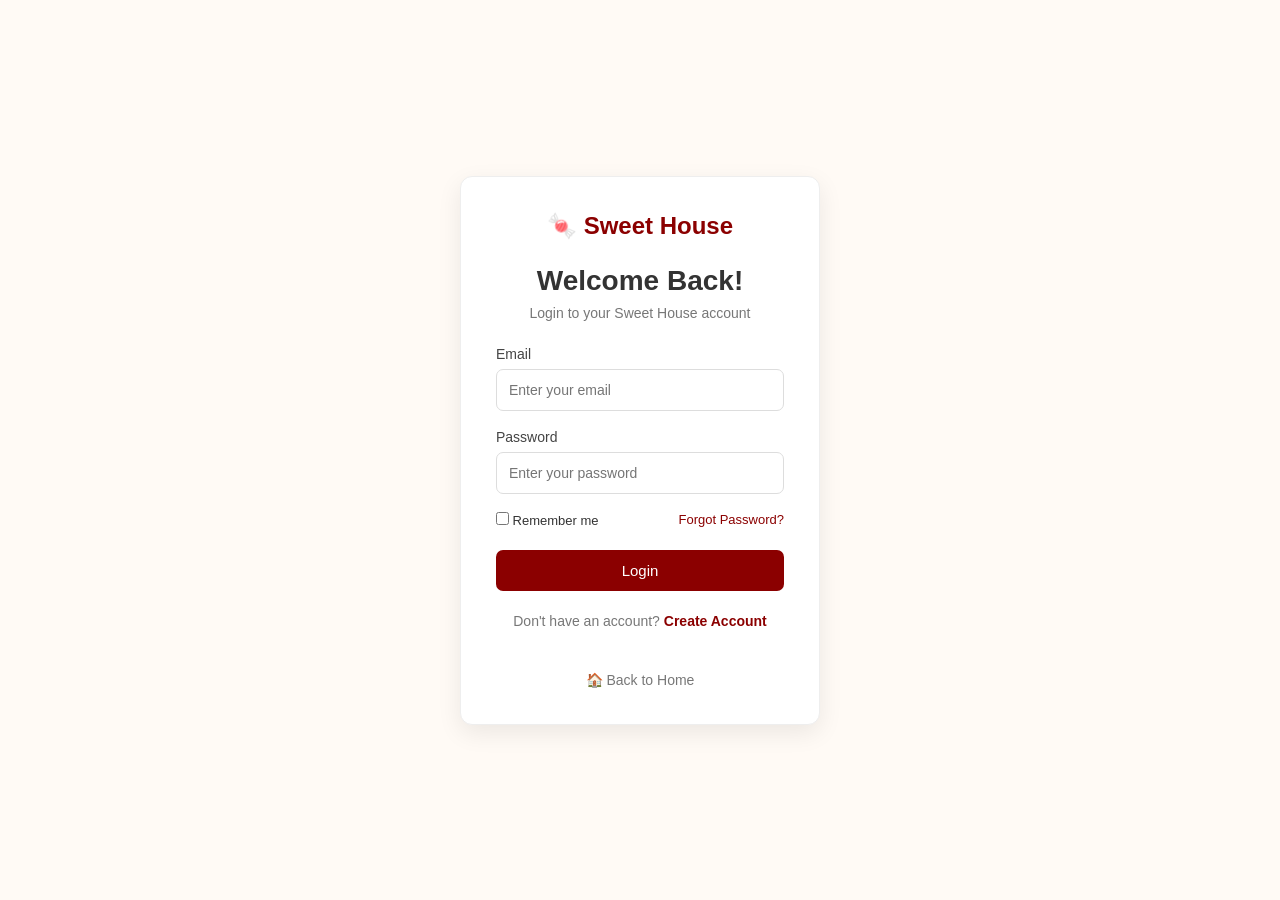
<file: nav-compents/login.html>
<!DOCTYPE html>
<html lang="en">
<head>
    <meta charset="UTF-8">
    <meta name="viewport" content="width=device-width, initial-scale=1.0">

    <title>Login | Sweet House</title>

    <link rel="stylesheet" href="login.css">
</head>

<body>

    <div class="login-container">

        <div class="login-box">

            <div class="logo">🍬 Sweet House</div>

            <h1>Welcome Back!</h1>

            <p>Login to your Sweet House account</p>

            <form>

                <div class="input-box">
                    <label>Email</label>
                    <input
                        type="email"
                        placeholder="Enter your email"
                        required
                    >
                </div>

                <div class="input-box">
                    <label>Password</label>
                    <input
                        type="password"
                        placeholder="Enter your password"
                        required
                    >
                </div>

                <div class="login-options">

                    <label>
                        <input type="checkbox">
                        Remember me
                    </label>

                    <a href="#">Forgot Password?</a>

                </div>

                <button type="submit" class="login-btn">
                    Login
                </button>

            </form>

            <p class="signup-text">
                Don't have an account?
                <a href="signup.html">Create Account</a>
            </p>

            <a href="index.html" class="home-link">
                🏠 Back to Home
            </a>

        </div>

    </div>

</body>
</html>
</file>
<file: nav-compents/login.css>
/* =========================
   MINIMAL LOGIN PAGE
========================= */

* {
    margin: 0;
    padding: 0;
    box-sizing: border-box;
}

body {
    font-family: Arial, sans-serif;
    background: #fffaf5;
    color: #333;
}


/* LOGIN CONTAINER */

.login-container {
    min-height: 100vh;

    display: flex;
    justify-content: center;
    align-items: center;

    padding: 20px;
}


/* LOGIN BOX */

.login-box {
    width: 360px;

    background: #ffffff;

    padding: 35px;

    border: 1px solid #eee;

    border-radius: 12px;

    box-shadow: 0 8px 25px rgba(0, 0, 0, 0.08);

    text-align: center;
}


/* LOGO */

.login-box .logo {
    font-size: 24px;
    font-weight: bold;

    color: #8b0000;

    margin-bottom: 25px;
}


/* HEADING */

.login-box h1 {
    font-size: 28px;

    color: #333;

    margin-bottom: 8px;
}

.login-box > p {
    color: #777;

    font-size: 14px;

    margin-bottom: 25px;
}


/* INPUT */

.input-box {
    text-align: left;

    margin-bottom: 18px;
}

.input-box label {
    display: block;

    font-size: 14px;

    margin-bottom: 7px;

    color: #444;
}

.input-box input {
    width: 100%;

    padding: 12px;

    border: 1px solid #ddd;

    border-radius: 7px;

    outline: none;

    font-size: 14px;

    transition: 0.2s;
}

.input-box input:focus {
    border-color: #8b0000;
}


/* LOGIN OPTIONS */

.login-options {
    display: flex;

    justify-content: space-between;

    align-items: center;

    font-size: 13px;

    margin-bottom: 22px;
}

.login-options a {
    color: #8b0000;

    text-decoration: none;
}


/* LOGIN BUTTON */

.login-btn {
    width: 100%;

    padding: 12px;

    border: none;

    border-radius: 7px;

    background: #8b0000;

    color: white;

    font-size: 15px;

    cursor: pointer;

    transition: 0.2s;
}

.login-btn:hover {
    background: #700000;
}


/* SIGN UP */

.signup-text {
    margin-top: 22px;

    font-size: 14px;
}

.signup-text a {
    color: #8b0000;

    text-decoration: none;

    font-weight: bold;
}


/* HOME */

.home-link {
    display: inline-block;

    margin-top: 18px;

    font-size: 14px;

    color: #777;

    text-decoration: none;
}

.home-link:hover {
    color: #8b0000;
}
</file>
